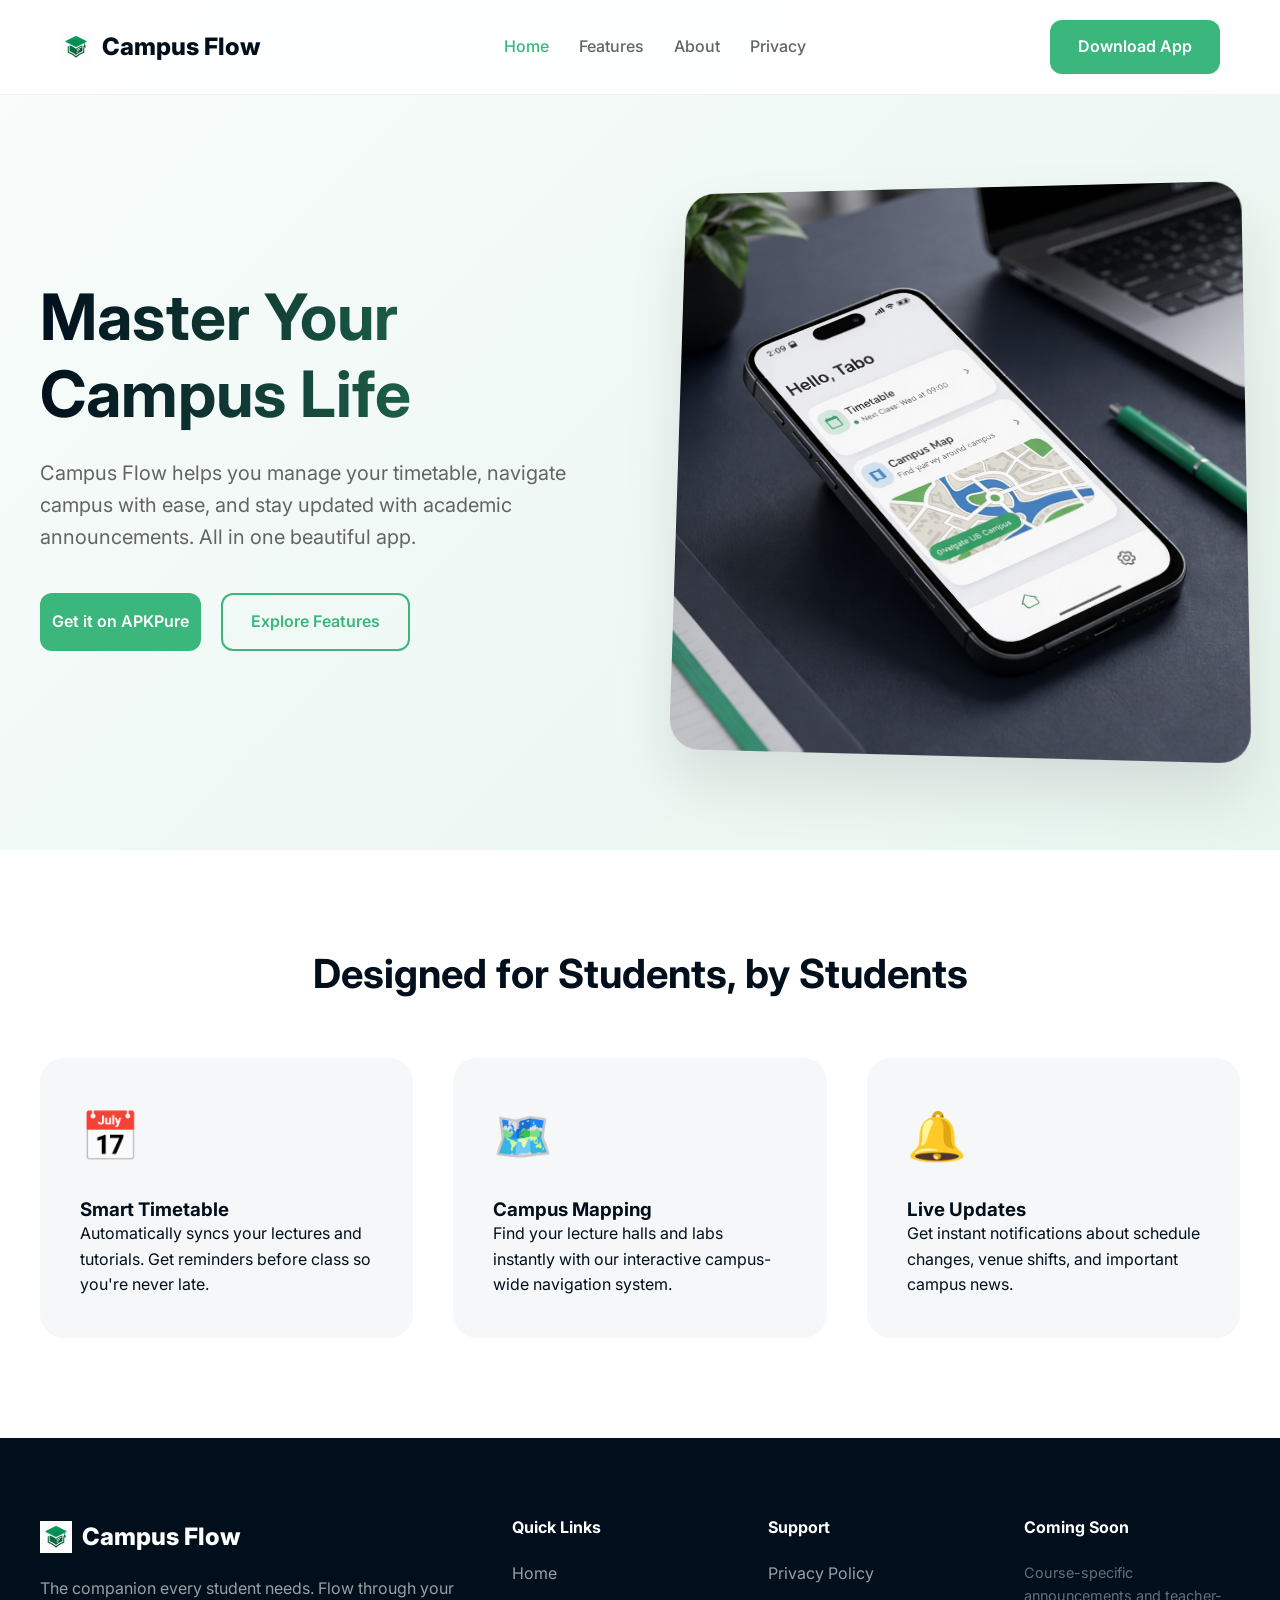
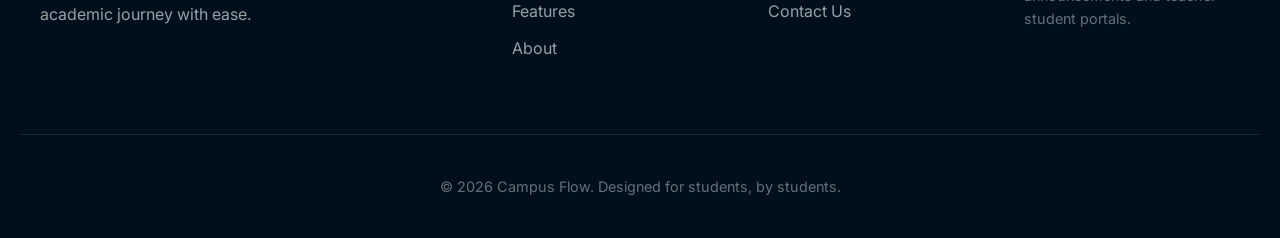
<file: index.html>
<!DOCTYPE html>
<html lang="en">

<head>
    <meta charset="UTF-8">
    <meta name="viewport" content="width=device-width, initial-scale=1.0">
    <title>Campus Flow | Your Academic Life, Simplified</title>
    <meta name="description"
        content="Campus Flow is the ultimate student productivity app for timetable management, campus navigation, and academic success.">
    <link rel="apple-touch-icon" sizes="180x180" href="assets/favicon_io/apple-touch-icon.png">
    <link rel="icon" type="image/png" sizes="32x32" href="assets/favicon_io/favicon-32x32.png">
    <link rel="icon" type="image/png" sizes="16x16" href="assets/favicon_io/favicon-16x16.png">
    <link rel="manifest" href="assets/favicon_io/site.webmanifest">
    <meta name="theme-color" content="#ffffff">
    <link rel="preconnect" href="https://fonts.googleapis.com">
    <link rel="preconnect" href="https://fonts.gstatic.com" crossorigin>
    <link href="https://fonts.googleapis.com/css2?family=Inter:wght@300;400;500;600;700;800&display=swap"
        rel="stylesheet">
    <link rel="stylesheet" href="css/style.css">
</head>

<body>
    <nav class="nav">
        <div class="nav-container">
            <a href="index.html" class="logo">
                <img src="assets/img/logo.png" alt="Campus Flow Logo">
                <span>Campus Flow</span>
            </a>
            <div class="nav-links">
                <a href="index.html" class="active">Home</a>
                <a href="features.html">Features</a>
                <a href="about.html">About</a>
                <a href="privacy.html">Privacy</a>
            </div>
            <a href="https://apkpure.com/p/com.example.uni_app" class="btn btn-primary">Download App</a>
        </div>
    </nav>

    <header class="hero">
        <div class="container hero-grid">
            <div class="hero-content">
                <h1>Master Your Campus Life</h1>
                <p>Campus Flow helps you manage your timetable, navigate campus with ease, and stay updated with
                    academic announcements. All in one beautiful app.</p>
                <div class="hero-btns">
                    <a href="https://apkpure.com/p/com.example.uni_app" class="btn btn-primary">
                        Get it on APKPure
                    </a>
                    <a href="features.html" class="btn btn-outline">Explore Features</a>
                </div>
            </div>
            <div class="hero-image">
                <img src="assets/img/hero.png" alt="Campus Flow App Mockup">
            </div>
        </div>
    </header>

    <section>
        <div class="container" style="text-align: center;">
            <h2 style="font-size: 2.5rem; margin-bottom: 60px;">Designed for Students, by Students</h2>
            <div style="display: grid; grid-template-columns: repeat(auto-fit, minmax(300px, 1fr)); gap: 40px;">
                <div style="background: var(--light-grey); padding: 40px; border-radius: 24px; text-align: left;">
                    <div style="font-size: 3rem; margin-bottom: 24px;">📅</div>
                    <h3>Smart Timetable</h3>
                    <p>Automatically syncs your lectures and tutorials. Get reminders before class so you're never late.
                    </p>
                </div>
                <div style="background: var(--light-grey); padding: 40px; border-radius: 24px; text-align: left;">
                    <div style="font-size: 3rem; margin-bottom: 24px;">🗺️</div>
                    <h3>Campus Mapping</h3>
                    <p>Find your lecture halls and labs instantly with our interactive campus-wide navigation system.
                    </p>
                </div>
                <div style="background: var(--light-grey); padding: 40px; border-radius: 24px; text-align: left;">
                    <div style="font-size: 3rem; margin-bottom: 24px;">🔔</div>
                    <h3>Live Updates</h3>
                    <p>Get instant notifications about schedule changes, venue shifts, and important campus news.</p>
                </div>
            </div>
        </div>
    </section>

    <footer class="footer">
        <div class="container footer-grid">
            <div class="footer-about">
                <a href="index.html" class="logo" style="color: white;">
                    <img src="assets/img/logo.png" alt="Campus Flow Logo">
                    <span>Campus Flow</span>
                </a>
                <p>The companion every student needs. Flow through your academic journey with ease.</p>
            </div>
            <div class="footer-links">
                <h4>Quick Links</h4>
                <ul>
                    <li><a href="index.html">Home</a></li>
                    <li><a href="features.html">Features</a></li>
                    <li><a href="about.html">About</a></li>
                </ul>
            </div>
            <div class="footer-links">
                <h4>Support</h4>
                <ul>
                    <li><a href="privacy.html">Privacy Policy</a></li>
                    <li><a href="mailto:fuehmangi410@gmail.com">Contact Us</a></li>
                </ul>
            </div>
            <div class="footer-links">
                <h4>Coming Soon</h4>
                <p style="color: rgba(255,255,255,0.4); font-size: 0.9rem;">Course-specific announcements and
                    teacher-student portals.</p>
            </div>
        </div>
        <div class="footer-bottom">
            <p>&copy; 2026 Campus Flow. Designed for students, by students.</p>
        </div>
    </footer>
    <script src="js/main.js"></script>
</body>

</html>
</file>
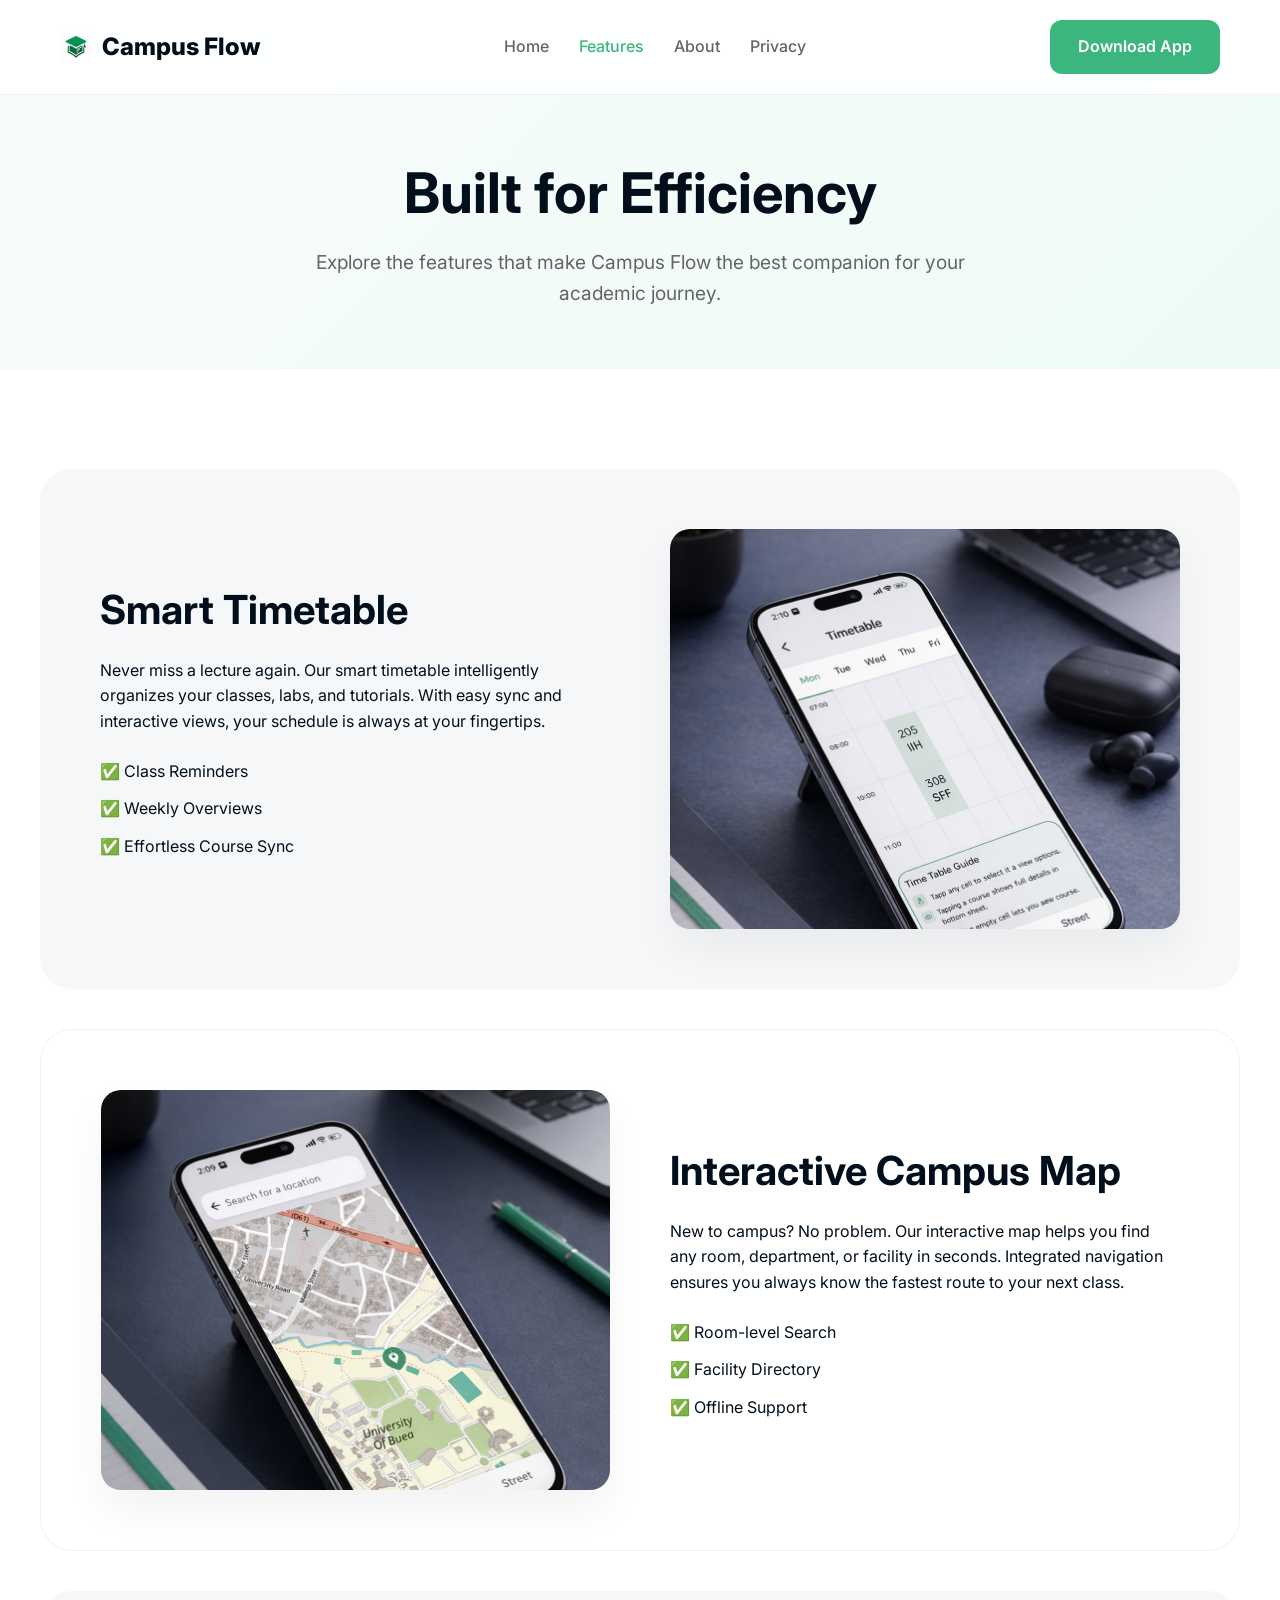
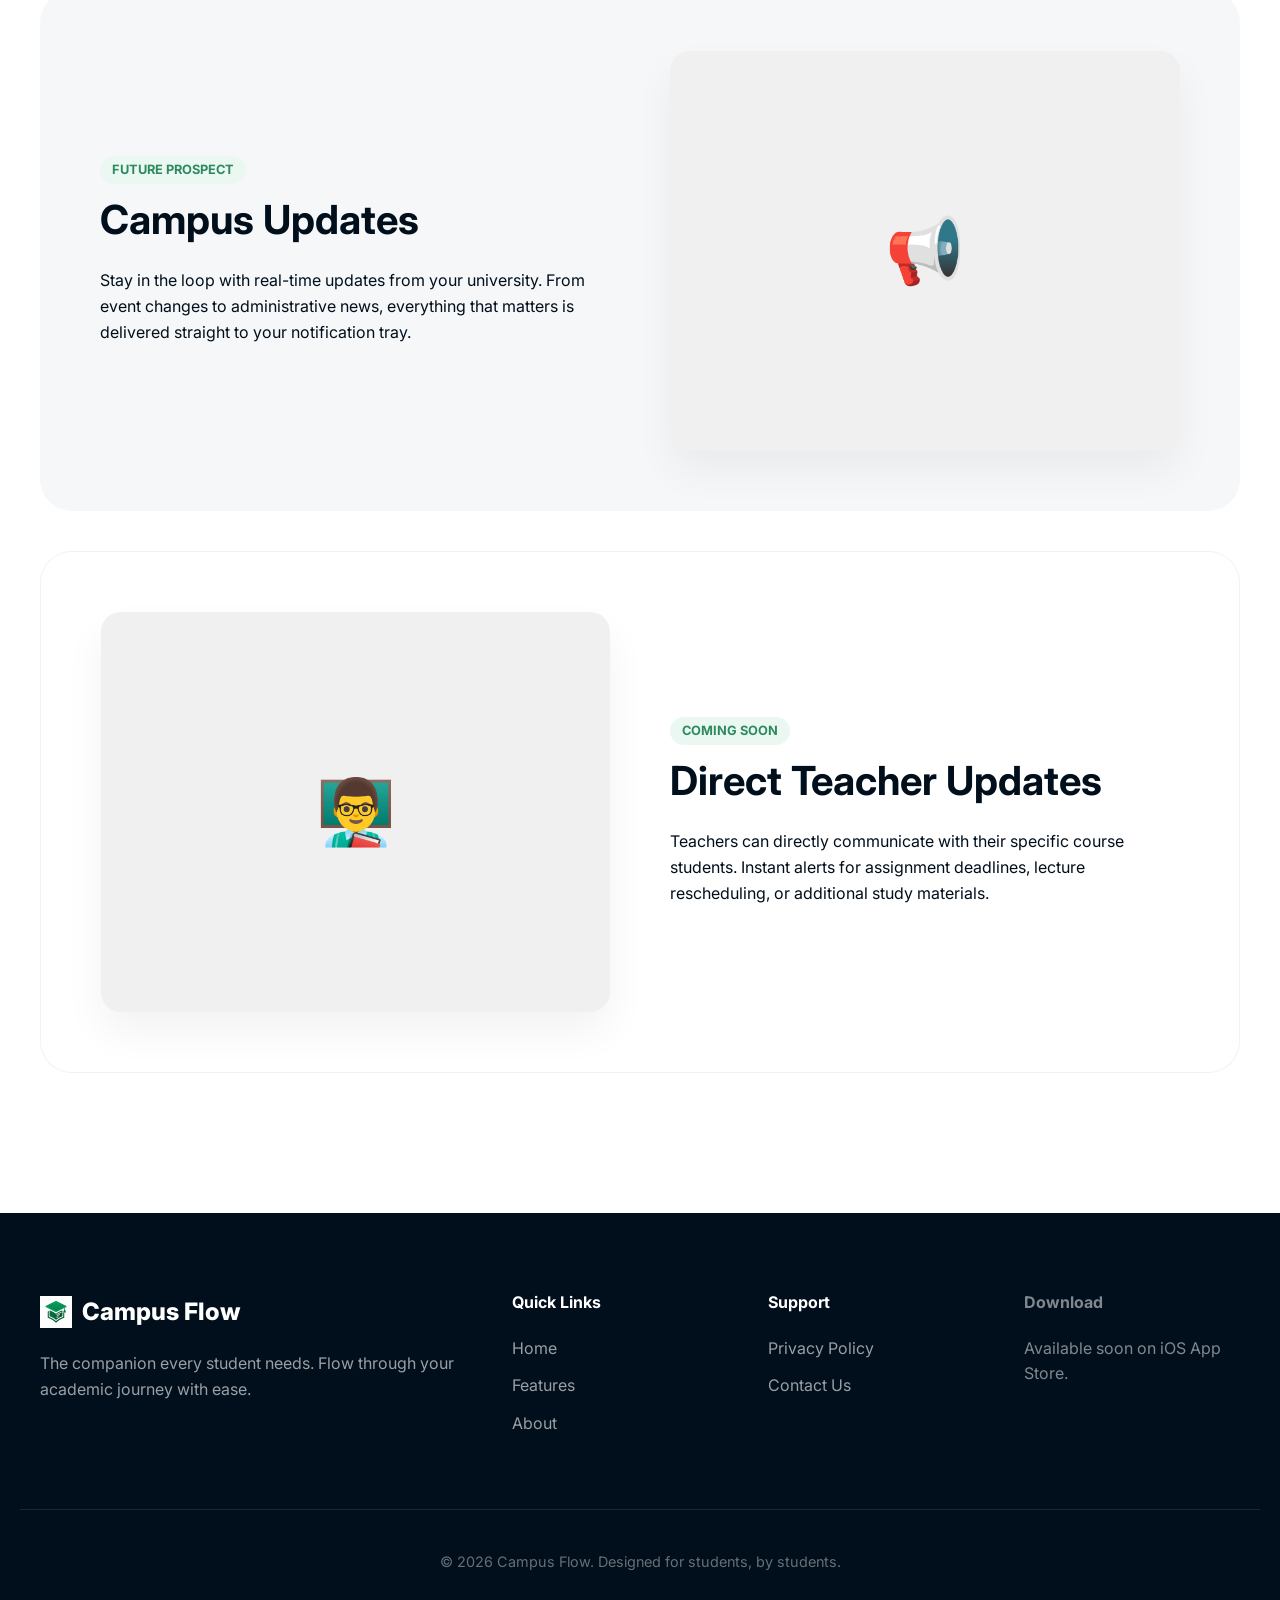
<file: features.html>
<!DOCTYPE html>
<html lang="en">

<head>
    <meta charset="UTF-8">
    <meta name="viewport" content="width=device-width, initial-scale=1.0">
    <title>Features | Campus Flow</title>
    <link rel="apple-touch-icon" sizes="180x180" href="assets/favicon_io/apple-touch-icon.png">
    <link rel="icon" type="image/png" sizes="32x32" href="assets/favicon_io/favicon-32x32.png">
    <link rel="icon" type="image/png" sizes="16x16" href="assets/favicon_io/favicon-16x16.png">
    <link rel="manifest" href="assets/favicon_io/site.webmanifest">
    <meta name="theme-color" content="#ffffff">
    <link rel="preconnect" href="https://fonts.googleapis.com">
    <link rel="preconnect" href="https://fonts.gstatic.com" crossorigin>
    <link href="https://fonts.googleapis.com/css2?family=Inter:wght@300;400;500;600;700;800&display=swap"
        rel="stylesheet">
    <link rel="stylesheet" href="css/style.css">
    <style>
        .feature-card {
            background: var(--light-grey);
            border-radius: 32px;
            padding: 60px;
            margin-bottom: 40px;
            display: grid;
            grid-template-columns: 1fr 1fr;
            gap: 60px;
            align-items: center;
        }

        .feature-card:nth-child(even) {
            background: var(--white);
            border: 1px solid rgba(0, 0, 0, 0.05);
        }

        .feature-card:nth-child(even) .feature-text {
            order: 2;
        }

        .feature-card h2 {
            font-size: 2.5rem;
            margin-bottom: 24px;
        }

        .feature-image {
            background: var(--white);
            border-radius: 20px;
            overflow: hidden;
            box-shadow: 0 20px 40px rgba(0, 0, 0, 0.05);
            height: 400px;
        }

        .coming-soon-badge {
            display: inline-block;
            background: var(--primary-light);
            color: var(--primary-dark);
            padding: 4px 12px;
            border-radius: 100px;
            font-size: 0.8rem;
            font-weight: 700;
            margin-bottom: 12px;
            text-transform: uppercase;
        }

        @media (max-width: 968px) {
            .feature-card {
                grid-template-columns: 1fr;
                padding: 40px;
                text-align: center;
            }

            .feature-card:nth-child(even) .feature-text {
                order: 0;
            }

            .feature-image {
                height: 250px;
            }
        }
    </style>
</head>

<body>
    <nav class="nav">
        <div class="nav-container">
            <a href="index.html" class="logo">
                <img src="assets/img/logo.png" alt="Campus Flow Logo">
                <span>Campus Flow</span>
            </a>
            <div class="nav-links">
                <a href="index.html">Home</a>
                <a href="features.html" class="active">Features</a>
                <a href="about.html">About</a>
                <a href="privacy.html">Privacy</a>
            </div>
            <a href="https://apkpure.com/p/com.example.uni_app" class="btn btn-primary">Download App</a>
        </div>
    </nav>

    <header
        style="padding: 160px 20px 60px; text-align: center; background: linear-gradient(135deg, #f8fcfb 0%, #eefbf5 100%);">
        <div class="container">
            <h1 style="font-size: 3.5rem; margin-bottom: 20px;">Built for Efficiency</h1>
            <p style="color: var(--grey); font-size: 1.2rem; max-width: 700px; margin: 0 auto;">Explore the features
                that make Campus Flow the best companion for your academic journey.</p>
        </div>
    </header>

    <section>
        <div class="container">
            <!-- Timetable -->
            <div class="feature-card">
                <div class="feature-text">
                    <h2>Smart Timetable</h2>
                    <p>Never miss a lecture again. Our smart timetable intelligently organizes your classes, labs, and
                        tutorials. With easy sync and interactive views, your schedule is always at your fingertips.</p>
                    <ul style="margin-top: 24px;">
                        <li style="display: flex; gap: 10px; margin-bottom: 12px;">✅ Class Reminders</li>
                        <li style="display: flex; gap: 10px; margin-bottom: 12px;">✅ Weekly Overviews</li>
                        <li style="display: flex; gap: 10px; margin-bottom: 12px;">✅ Effortless Course Sync</li>
                    </ul>
                </div>
                <div class="feature-image">
                    <img src="assets/img/timetable_mockup.png" alt="Timetable Mockup">
                </div>
            </div>

            <!-- Campus Map -->
            <div class="feature-card">
                <div class="feature-text">
                    <h2>Interactive Campus Map</h2>
                    <p>New to campus? No problem. Our interactive map helps you find any room, department, or facility
                        in seconds. Integrated navigation ensures you always know the fastest route to your next class.
                    </p>
                    <ul style="margin-top: 24px;">
                        <li style="display: flex; gap: 10px; margin-bottom: 12px;">✅ Room-level Search</li>
                        <li style="display: flex; gap: 10px; margin-bottom: 12px;">✅ Facility Directory</li>
                        <li style="display: flex; gap: 10px; margin-bottom: 12px;">✅ Offline Support</li>
                    </ul>
                </div>
                <div class="feature-image">
                    <img src="assets/img/map_mockup.png" alt="Campus Map Mockup">
                </div>
            </div>

            <!-- Announcements -->
            <div class="feature-card">
                <div class="feature-text">
                    <span class="coming-soon-badge">Future Prospect</span>
                    <h2>Campus Updates</h2>
                    <p>Stay in the loop with real-time updates from your university. From event changes to
                        administrative news, everything that matters is delivered straight to your notification tray.
                    </p>
                </div>
                <div class="feature-image"
                    style="background: #f0f0f0; display: flex; align-items: center; justify-content: center; color: #ccc; font-size: 4rem;">
                    📢</div>
            </div>

            <!-- Course Updates -->
            <div class="feature-card">
                <div class="feature-text">
                    <span class="coming-soon-badge">Coming Soon</span>
                    <h2>Direct Teacher Updates</h2>
                    <p>Teachers can directly communicate with their specific course students. Instant alerts for
                        assignment deadlines, lecture rescheduling, or additional study materials.</p>
                </div>
                <div class="feature-image"
                    style="background: #f0f0f0; display: flex; align-items: center; justify-content: center; color: #ccc; font-size: 4rem;">
                    👨‍🏫</div>
            </div>
        </div>
    </section>

    <footer class="footer">
        <div class="container footer-grid">
            <div class="footer-about">
                <a href="index.html" class="logo" style="color: white;">
                    <img src="assets/img/logo.png" alt="Campus Flow Logo">
                    <span>Campus Flow</span>
                </a>
                <p>The companion every student needs. Flow through your academic journey with ease.</p>
            </div>
            <div class="footer-links">
                <h4>Quick Links</h4>
                <ul>
                    <li><a href="index.html">Home</a></li>
                    <li><a href="features.html">Features</a></li>
                    <li><a href="about.html">About</a></li>
                </ul>
            </div>
            <div class="footer-links">
                <h4>Support</h4>
                <ul>
                    <li><a href="privacy.html">Privacy Policy</a></li>
                    <li><a href="mailto:fuehmangi410@gmail.com">Contact Us</a></li>
                </ul>
            </div>
            <div class="footer-links" style="opacity: 0.5;">
                <h4>Download</h4>
                <p>Available soon on iOS App Store.</p>
            </div>
        </div>
        <div class="footer-bottom">
            <p>&copy; 2026 Campus Flow. Designed for students, by students.</p>
        </div>
    </footer>
    <script src="js/main.js"></script>
</body>

</html>
</file>
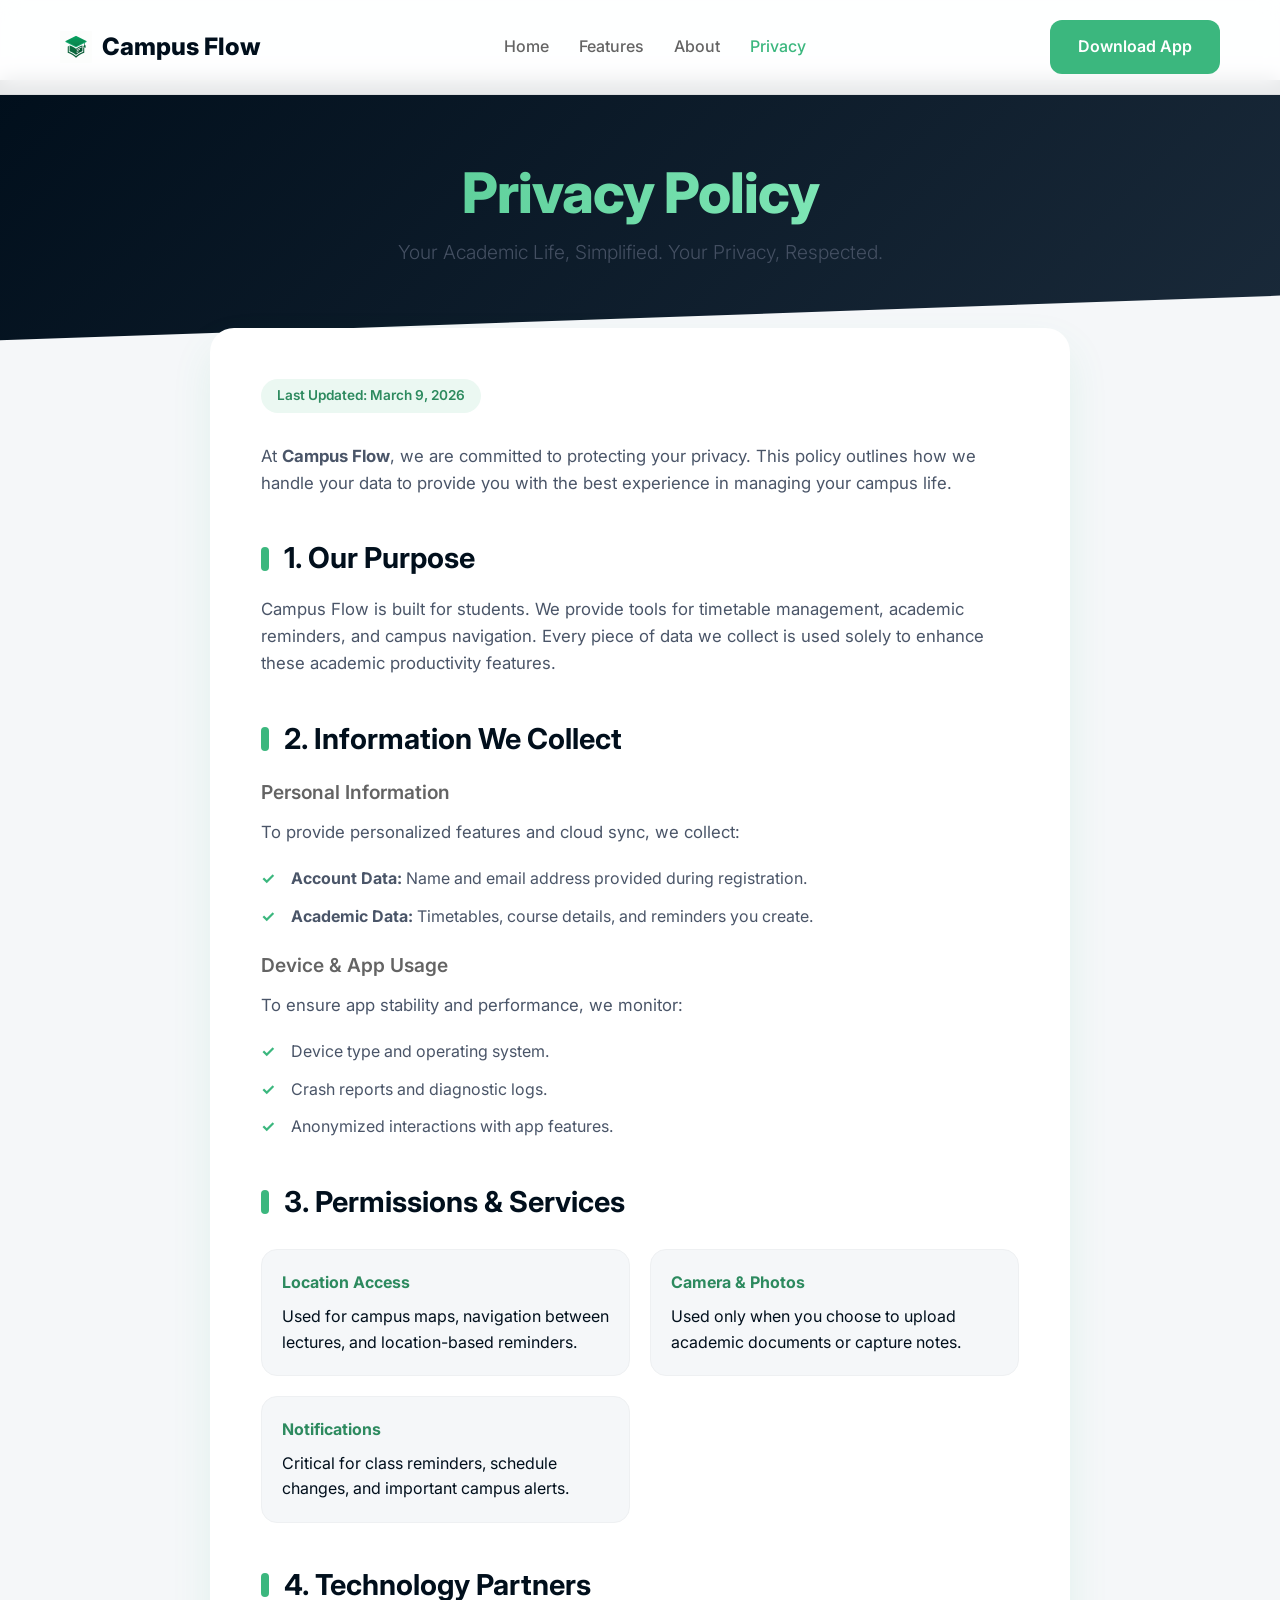
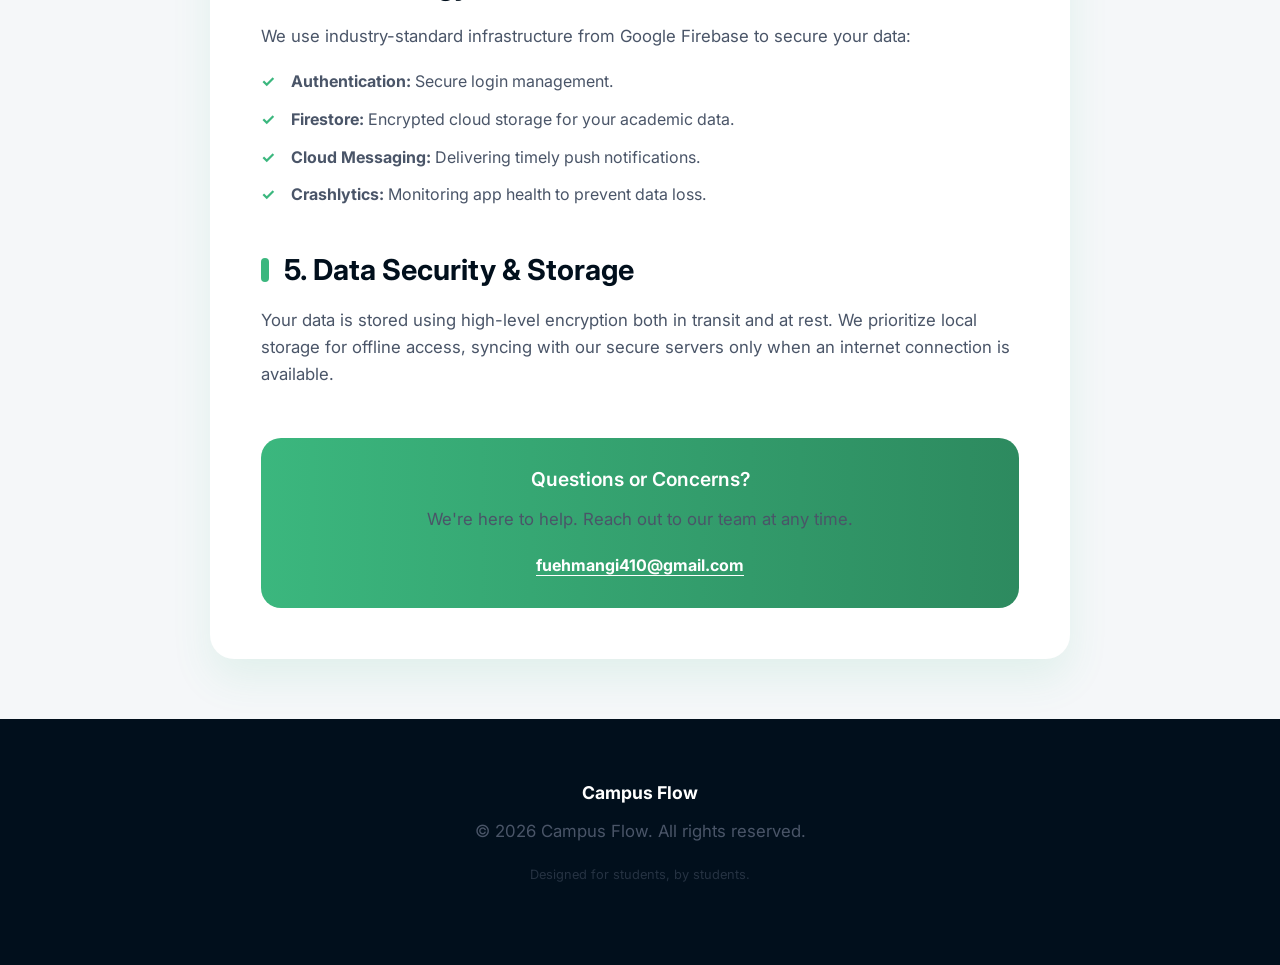
<file: privacy.html>
<!DOCTYPE html>
<html lang="en">

<head>
    <meta charset="UTF-8">
    <meta name="viewport" content="width=device-width, initial-scale=1.0">
    <title>Campus Flow | Privacy Policy</title>
    <link rel="apple-touch-icon" sizes="180x180" href="assets/favicon_io/apple-touch-icon.png">
    <link rel="icon" type="image/png" sizes="32x32" href="assets/favicon_io/favicon-32x32.png">
    <link rel="icon" type="image/png" sizes="16x16" href="assets/favicon_io/favicon-16x16.png">
    <link rel="manifest" href="assets/favicon_io/site.webmanifest">
    <meta name="theme-color" content="#ffffff">
    <link rel="preconnect" href="https://fonts.googleapis.com">
    <link rel="preconnect" href="https://fonts.gstatic.com" crossorigin>
    <link href="https://fonts.googleapis.com/css2?family=Inter:wght@300;400;500;600;700&display=swap" rel="stylesheet">
    <link rel="stylesheet" href="css/style.css">
    <link rel="stylesheet" href="css/privacy.css">
</head>

<body>

    <nav class="nav">
        <div class="nav-container">
            <a href="index.html" class="logo">
                <img src="assets/img/logo.png" alt="Campus Flow Logo">
                <span>Campus Flow</span>
            </a>
            <div class="nav-links">
                <a href="index.html">Home</a>
                <a href="features.html">Features</a>
                <a href="about.html">About</a>
                <a href="privacy.html" class="active">Privacy</a>
            </div>
            <a href="https://apkpure.com/p/com.example.uni_app" class="btn btn-primary">Download App</a>
        </div>
    </nav>

    <header class="header" style="margin-top: 80px;">
        <h1>Privacy Policy</h1>
        <p>Your Academic Life, Simplified. Your Privacy, Respected.</p>
    </header>

    <div class="container">
        <div class="content-card">
            <span class="last-updated">Last Updated: March 9, 2026</span>

            <p>
                At <strong>Campus Flow</strong>, we are committed to protecting your privacy. This policy outlines how
                we handle your data to provide you with the best experience in managing your campus life.
            </p>

            <h2>1. Our Purpose</h2>
            <p>
                Campus Flow is built for students. We provide tools for timetable management, academic reminders, and
                campus navigation. Every piece of data we collect is used solely to enhance these academic productivity
                features.
            </p>

            <h2>2. Information We Collect</h2>

            <h3>Personal Information</h3>
            <p>To provide personalized features and cloud sync, we collect:</p>
            <ul>
                <li><strong>Account Data:</strong> Name and email address provided during registration.</li>
                <li><strong>Academic Data:</strong> Timetables, course details, and reminders you create.</li>
            </ul>

            <h3>Device & App Usage</h3>
            <p>To ensure app stability and performance, we monitor:</p>
            <ul>
                <li>Device type and operating system.</li>
                <li>Crash reports and diagnostic logs.</li>
                <li>Anonymized interactions with app features.</li>
            </ul>

            <h2>3. Permissions & Services</h2>
            <div class="feature-grid">
                <div class="feature-item">
                    <strong>Location Access</strong>
                    Used for campus maps, navigation between lectures, and location-based reminders.
                </div>
                <div class="feature-item">
                    <strong>Camera & Photos</strong>
                    Used only when you choose to upload academic documents or capture notes.
                </div>
                <div class="feature-item">
                    <strong>Notifications</strong>
                    Critical for class reminders, schedule changes, and important campus alerts.
                </div>
            </div>

            <h2>4. Technology Partners</h2>
            <p>We use industry-standard infrastructure from Google Firebase to secure your data:</p>
            <ul>
                <li><strong>Authentication:</strong> Secure login management.</li>
                <li><strong>Firestore:</strong> Encrypted cloud storage for your academic data.</li>
                <li><strong>Cloud Messaging:</strong> Delivering timely push notifications.</li>
                <li><strong>Crashlytics:</strong> Monitoring app health to prevent data loss.</li>
            </ul>

            <h2>5. Data Security & Storage</h2>
            <p>
                Your data is stored using high-level encryption both in transit and at rest. We prioritize local storage
                for offline access, syncing with our secure servers only when an internet connection is available.
            </p>

            <div class="contact-box">
                <h3>Questions or Concerns?</h3>
                <p>We're here to help. Reach out to our team at any time.</p>
                <a href="mailto:fuehmangi410@gmail.com">fuehmangi410@gmail.com</a>
            </div>
        </div>
    </div>

    <footer class="footer">
        <strong>Campus Flow</strong>
        <p>© 2026 Campus Flow. All rights reserved.</p>
        <p style="margin-top: 10px; font-size: 0.8rem; opacity: 0.5;">Designed for students, by students.</p>
    </footer>

</body>

</html>
</file>
<file: css/style.css>
:root {
    --primary: #3BB77E;
    --primary-light: #EBF8F2;
    --primary-dark: #2d8a5f;
    --black: #010f1c;
    --grey: #646464;
    --light-grey: #f5f7f9;
    --white: #ffffff;
    --shadow: rgba(59, 183, 126, 0.15);
    --transition: all 0.3s cubic-bezier(0.4, 0, 0.2, 1);
    --max-width: 1200px;
}

* {
    margin: 0;
    padding: 0;
    box-sizing: border-box;
}

body {
    font-family: 'Inter', -apple-system, BlinkMacSystemFont, "Segoe UI", Roboto, Helvetica, Arial, sans-serif;
    background-color: var(--white);
    color: var(--black);
    line-height: 1.6;
    overflow-x: hidden;
}

h1,
h2,
h3,
h4 {
    color: var(--black);
    line-height: 1.2;
}

a {
    transition: var(--transition);
    text-decoration: none;
    color: inherit;
}

ul {
    list-style: none;
}

img {
    max-width: 100%;
    display: block;
}

/* Navbar */
.nav {
    position: fixed;
    top: 0;
    left: 0;
    width: 100%;
    background: rgba(255, 255, 255, 0.9);
    backdrop-filter: blur(10px);
    z-index: 1000;
    padding: 20px 0;
    border-bottom: 1px solid rgba(0, 0, 0, 0.05);
}

.nav-container {
    max-width: var(--max-width);
    margin: 0 auto;
    padding: 0 20px;
    display: flex;
    justify-content: space-between;
    align-items: center;
}

.logo {
    display: flex;
    align-items: center;
    gap: 10px;
    font-weight: 800;
    font-size: 1.5rem;
    color: var(--black);
}

.logo img {
    height: 32px;
}

.nav-links {
    display: flex;
    gap: 30px;
}

.nav-links a {
    font-weight: 500;
    color: var(--grey);
}

.nav-links a:hover,
.nav-links a.active {
    color: var(--primary);
}

.btn {
    display: flex;
    align-items: center;
    justify-content: center;
    padding: 14px 28px;
    border-radius: 12px;
    font-weight: 600;
    cursor: pointer;
    transition: var(--transition);
    border: none;
    height: auto;
}

.btn-primary {
    background: var(--primary);
    color: var(--white);
}

.btn-primary:hover {
    background: var(--primary-dark);
    transform: translateY(-2px);
    box-shadow: 0 10px 20px var(--shadow);
}

.btn-outline {
    border: 2px solid var(--primary);
    color: var(--primary);
    background: transparent;
}

.btn-outline:hover {
    background: var(--primary-light);
}

/* Sections */
section {
    padding: 100px 20px;
}

.container {
    max-width: var(--max-width);
    margin: 0 auto;
}

/* Hero Section */
.hero {
    padding: 180px 20px 100px;
    background: linear-gradient(135deg, #f8fcfb 0%, #e8f5ef 100%);
    position: relative;
    overflow: hidden;
}

.hero-btns {
    display: flex;
    gap: 20px;
    align-items: stretch;
}

.hero-btns .btn-primary {
    padding: 8px 12px;
}

.hero-btns img {
    height: 48px;
}

.hero-grid {
    display: grid;
    grid-template-columns: 1fr 1fr;
    gap: 60px;
    align-items: center;
}

.hero-content h1 {
    font-size: 4rem;
    margin-bottom: 24px;
    background: linear-gradient(to right, var(--black), var(--primary-dark));
    -webkit-background-clip: text;
    -webkit-text-fill-color: transparent;
}

.hero-content p {
    font-size: 1.25rem;
    color: var(--grey);
    margin-bottom: 40px;
}

.hero-image img {
    border-radius: 30px;
    box-shadow: 0 30px 60px rgba(0, 0, 0, 0.1);
    transform: perspective(1000px) rotateY(-5deg) rotateX(5deg);
}

/* Footer */
.footer {
    background: var(--black);
    color: var(--white);
    padding: 80px 20px 40px;
}

.footer-grid {
    display: grid;
    grid-template-columns: 2fr 1fr 1fr 1fr;
    gap: 40px;
    margin-bottom: 60px;
}

.footer-about p {
    color: rgba(255, 255, 255, 0.6);
    margin-top: 20px;
}

.footer-links h4 {
    color: var(--white);
    margin-bottom: 24px;
}

.footer-links ul li {
    margin-bottom: 12px;
}

.footer-links ul li a {
    color: rgba(255, 255, 255, 0.6);
}

.footer-links ul li a:hover {
    color: var(--primary);
}

.footer-bottom {
    padding-top: 40px;
    border-top: 1px solid rgba(255, 255, 255, 0.1);
    text-align: center;
    color: rgba(255, 255, 255, 0.4);
    font-size: 0.9rem;
}

/* Responsive */
@media (max-width: 968px) {
    .hero-grid {
        grid-template-columns: 1fr;
        text-align: center;
    }

    .hero-content h1 {
        font-size: 3rem;
    }

    .hero-btns {
        justify-content: center;
    }

    .footer-grid {
        grid-template-columns: 1fr 1fr;
    }
}

@media (max-width: 576px) {
    .nav-links {
        display: none;
    }

    .logo {
        font-size: 1.2rem;
    }

    .logo img {
        height: 24px;
    }

    .nav .btn {
        padding: 10px 18px;
        font-size: 0.85rem;
        border-radius: 10px;
    }

    .footer-grid {
        grid-template-columns: 1fr;
    }
}
</file>
<file: css/privacy.css>
:root {
    --primary: #3BB77E;
    --primary-light: #EBF8F2;
    --primary-dark: #2d8a5f;
    --black: #010f1c;
    --grey: #646464;
    --light-grey: #f5f7f9;
    --white: #ffffff;
    --shadow: rgba(59, 183, 126, 0.1);
    --transition: all 0.3s ease;
}

* {
    margin: 0;
    padding: 0;
    box-sizing: border-box;
}

body {
    font-family: 'Inter', -apple-system, BlinkMacSystemFont, "Segoe UI", Roboto, Helvetica, Arial, sans-serif;
    background-color: var(--light-grey);
    color: var(--black);
    line-height: 1.6;
    overflow-x: hidden;
}

.header {
    background: linear-gradient(135deg, var(--black) 0%, #1a2a3a 100%);
    color: var(--white);
    padding: 80px 20px;
    text-align: center;
    position: relative;
    overflow: hidden;
}

.header::after {
    content: '';
    position: absolute;
    bottom: -50px;
    left: -10%;
    width: 120%;
    height: 100px;
    background: var(--light-grey);
    transform: rotate(-2deg);
}

.header h1 {
    font-size: 3.5rem;
    font-weight: 800;
    letter-spacing: -1px;
    margin-bottom: 10px;
    background: linear-gradient(to right, var(--primary), #a2ffd3);
    -webkit-background-clip: text;
    background-clip: text;
    -webkit-text-fill-color: transparent;
}

.header p {
    font-size: 1.2rem;
    opacity: 0.9;
    font-weight: 300;
}

.container {
    max-width: 900px;
    margin: -40px auto 60px;
    padding: 0 20px;
    position: relative;
    z-index: 10;
}

.content-card {
    background: var(--white);
    padding: 50px;
    border-radius: 24px;
    box-shadow: 0 20px 40px var(--shadow);
    border: 1px solid rgba(255, 255, 255, 0.8);
}

.last-updated {
    display: inline-block;
    background: var(--primary-light);
    color: var(--primary-dark);
    padding: 6px 16px;
    border-radius: 100px;
    font-size: 0.85rem;
    font-weight: 600;
    margin-bottom: 30px;
}

h2 {
    font-size: 1.8rem;
    font-weight: 700;
    margin: 45px 0 20px;
    color: var(--black);
    display: flex;
    align-items: center;
}

h2::before {
    content: '';
    display: inline-block;
    width: 8px;
    height: 24px;
    background: var(--primary);
    margin-right: 15px;
    border-radius: 4px;
}

h3 {
    font-size: 1.2rem;
    font-weight: 600;
    margin: 25px 0 15px;
    color: var(--grey);
}

p {
    margin-bottom: 20px;
    font-size: 1.05rem;
    color: #4a5568;
}

ul {
    list-style: none;
    margin-bottom: 25px;
}

li {
    position: relative;
    padding-left: 30px;
    margin-bottom: 12px;
    color: #4a5568;
}

li::before {
    content: '✓';
    position: absolute;
    left: 0;
    color: var(--primary);
    font-weight: bold;
}

.feature-grid {
    display: grid;
    grid-template-columns: repeat(auto-fit, minmax(250px, 1fr));
    gap: 20px;
    margin: 30px 0;
}

.feature-item {
    background: var(--light-grey);
    padding: 20px;
    border-radius: 16px;
    border: 1px solid #eef0f2;
    transition: var(--transition);
}

.feature-item:hover {
    transform: translateY(-5px);
    background: var(--white);
    box-shadow: 0 10px 20px var(--shadow);
    border-color: var(--primary-light);
}

.feature-item strong {
    display: block;
    color: var(--primary-dark);
    margin-bottom: 8px;
}

.footer {
    text-align: center;
    padding: 60px 20px;
    background: var(--black);
    color: rgba(255, 255, 255, 0.6);
    font-size: 0.9rem;
}

.footer strong {
    color: var(--white);
    display: block;
    margin-bottom: 10px;
    font-size: 1.1rem;
}

.contact-box {
    background: linear-gradient(to right, var(--primary), var(--primary-dark));
    padding: 30px;
    border-radius: 20px;
    color: var(--white);
    margin-top: 50px;
    text-align: center;
}

.contact-box h3 {
    color: var(--white);
    margin-top: 0;
}

.contact-box a {
    color: var(--white);
    font-weight: 700;
    text-decoration: underline;
    text-underline-offset: 4px;
}

@media (max-width: 768px) {
    .header h1 {
        font-size: 2.5rem;
    }

    .content-card {
        padding: 30px 20px;
    }
}
</file>
